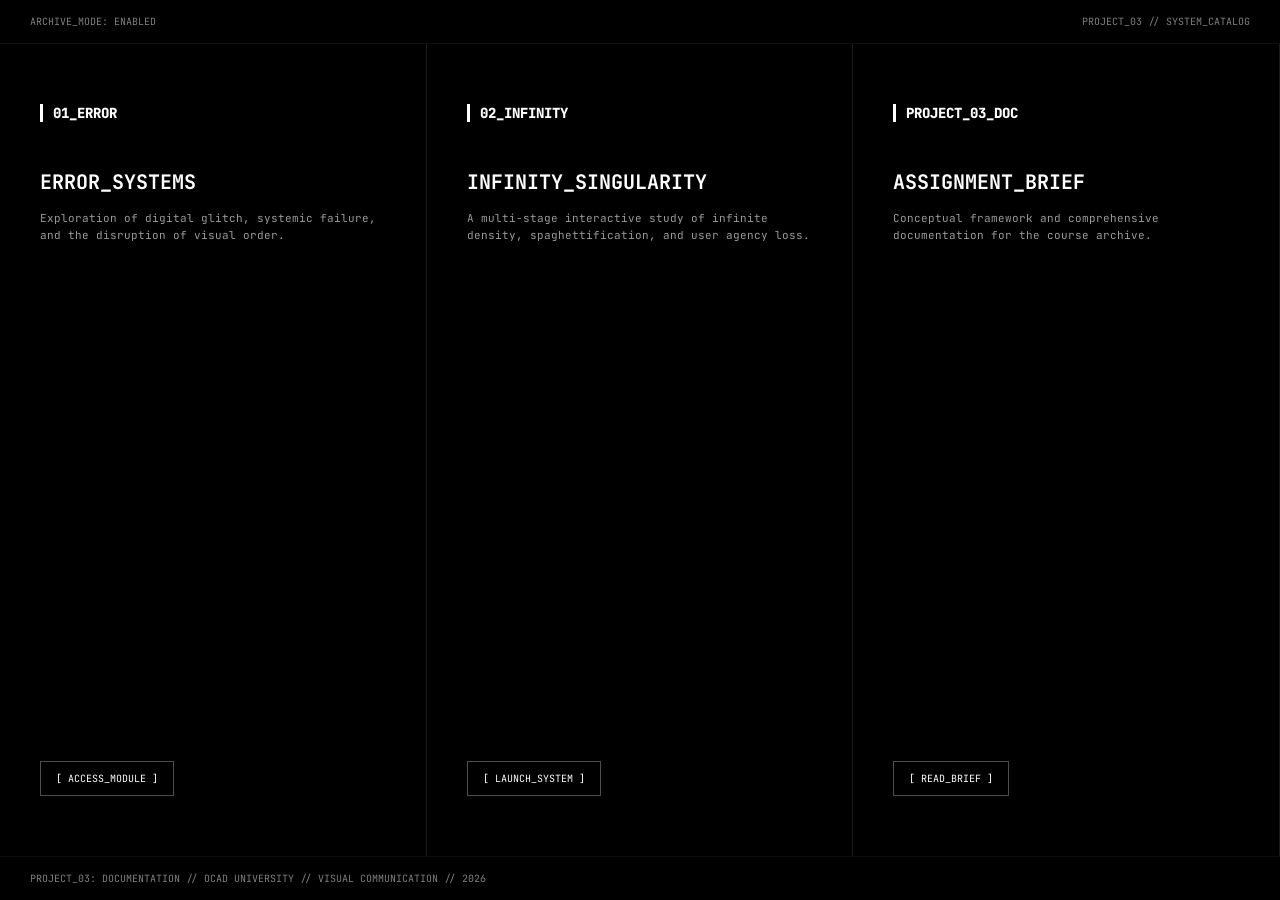
<file: index.html>
<!DOCTYPE html>
<html lang="en">
<head>
    <meta charset="UTF-8">
    <title>PROJECT_03 // SYSTEM_CATALOG</title>
    <link rel="stylesheet" href="catalog.css">
</head>
<body>
    <header class="top-bar">
        <div class="sys-info">ARCHIVE_MODE: ENABLED</div>
        <div class="sys-title">PROJECT_03 // SYSTEM_CATALOG</div>
    </header>

    <main class="main-catalog">
        <a href="project1/error.html" class="project-node">
            <div class="node-preview" style="background-image: url('P1.png');"></div>
            <div class="node-header">01_ERROR</div>
            <div class="node-body">
                <h2>ERROR_SYSTEMS</h2>
                <p>Exploration of digital glitch, systemic failure, and the disruption of visual order.</p>
            </div>
            <div class="btn">[ ACCESS_MODULE ]</div>
        </a>

        <a href="infinity/index.html" class="project-node featured">
            <div class="node-preview" style="background-image: url('P2.jpg');"></div>
            <div class="node-header">02_INFINITY</div>
            <div class="node-body">
                <h2>INFINITY_SINGULARITY</h2>
                <p>A multi-stage interactive study of infinite density, spaghettification, and user agency loss.</p>
            </div>
            <div class="btn">[ LAUNCH_SYSTEM ]</div>
        </a>

        <a href="project3/description.html" class="project-node">
            <div class="node-preview" style="background-image: url('P3.jpg');"></div>
            <div class="node-header">PROJECT_03_DOC</div>
            <div class="node-body">
                <h2>ASSIGNMENT_BRIEF</h2>
                <p>Conceptual framework and comprehensive documentation for the course archive.</p>
            </div>
            <div class="btn">[ READ_BRIEF ]</div>
        </a>
    </main>

    <footer class="bottom-bar">
        PROJECT_03: DOCUMENTATION // OCAD UNIVERSITY // VISUAL COMMUNICATION // 2026
    </footer>
</body>
</html>
</file>
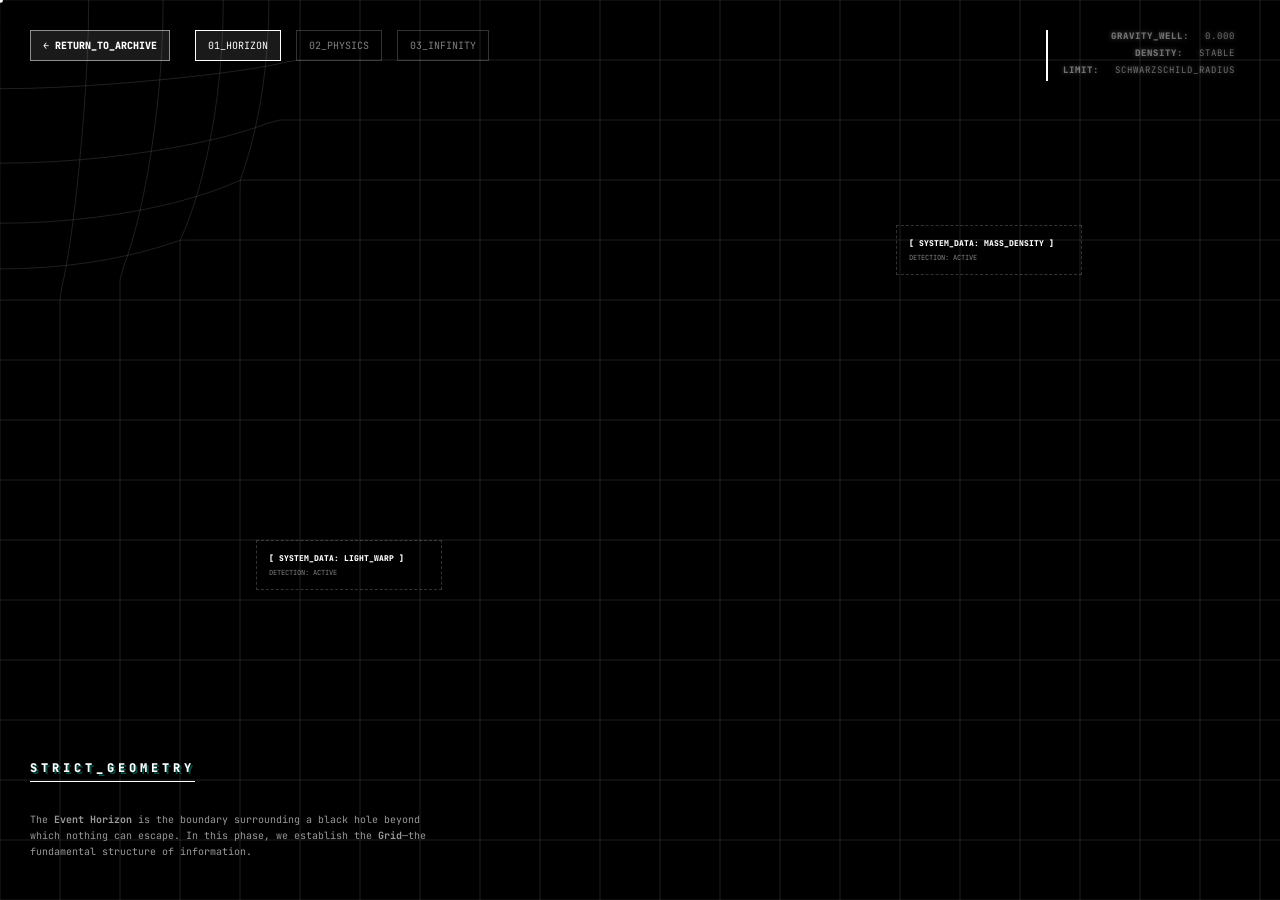
<file: infinity/index.html>
<!DOCTYPE html>
<html lang="en">
<head>
    <meta charset="UTF-8">
    <meta name="viewport" content="width=device-width, initial-scale=1.0">
    <title>01_HORIZON // Singularity OS</title>
    <link rel="stylesheet" href="style.css">
</head>
<body>
    <nav class="main-nav">
        <a href="../index.html" class="nav-back">← RETURN_TO_ARCHIVE</a>
        <a href="index.html" class="active">01_HORIZON</a>
        <a href="physics.html">02_PHYSICS</a>
        <a href="infinity.html">03_INFINITY</a>
    </nav>

    <div class="telemetry-panel">
        <div class="data-row"><span>GRAVITY_WELL:</span> <span id="v-data">0.000</span></div>
        <div class="data-row"><span>DENSITY:</span> <span>STABLE</span></div>
        <div class="data-row"><span>LIMIT:</span> <span>SCHWARZSCHILD_RADIUS</span></div>
    </div>

    <div class="data-anchor" style="top: 25%; left: 70%;">
        <div class="label">[ SYSTEM_DATA: MASS_DENSITY ]</div>
        <div class="status">DETECTION: ACTIVE</div>
    </div>

    <div class="data-anchor" style="top: 60%; left: 20%;">
        <div class="label">[ SYSTEM_DATA: LIGHT_WARP ]</div>
        <div class="status">DETECTION: ACTIVE</div>
    </div>

    <div class="content-overlay">
        <h1>STRICT_GEOMETRY</h1>
        <p>
            The <strong>Event Horizon</strong> is the boundary surrounding a black hole beyond which nothing can escape. In this phase, we establish the <strong>Grid</strong>—the fundamental structure of information.
        </p>
    </div>

    <canvas id="c1"></canvas>
    <script src="script1.js"></script>
</body>
</html>
</file>
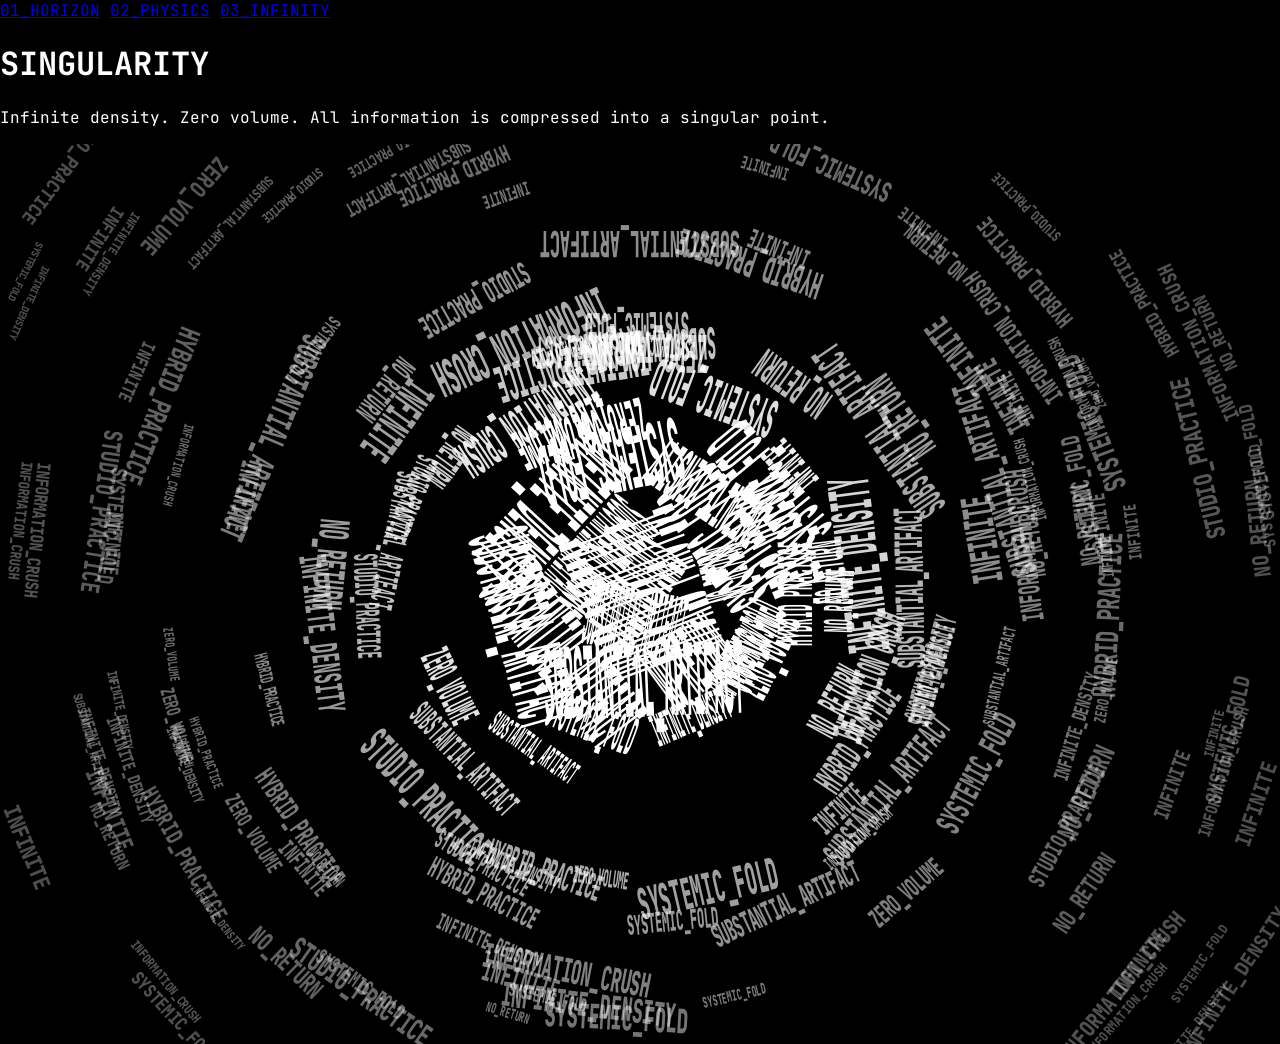
<file: infinity.html>
<!DOCTYPE html>
<html>
<head>
    <title>03_INFINITY</title>
    <link rel="stylesheet" href="style.css">
</head>
<body>
    <nav class="main-nav">
        <a href="index.html">01_HORIZON</a>
        <a href="physics.html">02_PHYSICS</a>
        <a href="infinity.html" class="active">03_INFINITY</a>
    </nav>
    <div class="content-overlay">
        <h1>SINGULARITY</h1>
        <p>Infinite density. Zero volume. All information is compressed into a singular point.</p>
    </div>
    <canvas id="c3"></canvas>
    <script src="script3.js"></script>
</body>
</html>
</file>
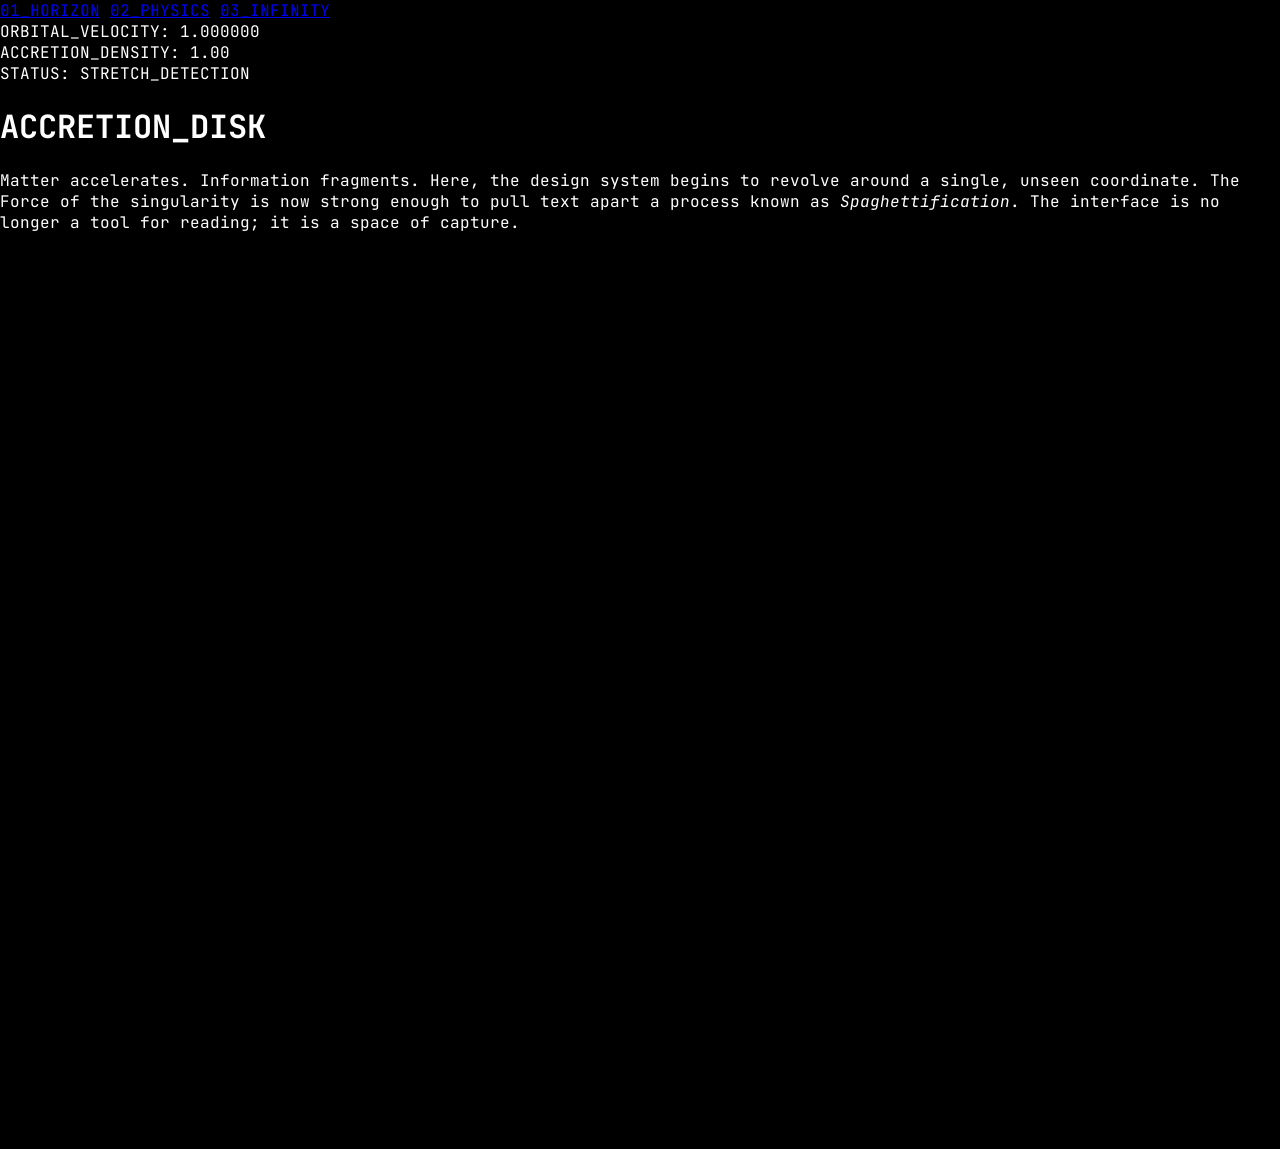
<file: physics.html>
<!DOCTYPE html>
<html lang="en">
<head>
    <meta charset="UTF-8">
    <meta name="viewport" content="width=device-width, initial-scale=1.0">
    <title>02_PHYSICS // Singularity OS</title>
    <link rel="stylesheet" href="style.css">
</head>
<body>
    <nav class="main-nav">
        <a href="index.html">01_HORIZON</a>
        <a href="physics.html" class="active">02_PHYSICS</a>
        <a href="infinity.html">03_INFINITY</a>
    </nav>

    <div class="telemetry-panel">
        <div class="data-row"><span>ORBITAL_VELOCITY:</span> <span id="v-speed">0.00</span></div>
        <div class="data-row"><span>ACCRETION_DENSITY:</span> <span id="v-count">0</span></div>
        <div class="data-row"><span>STATUS:</span> <span>STRETCH_DETECTION</span></div>
    </div>

    <div class="content-overlay">
        <h1>ACCRETION_DISK</h1>
        <p>
            Matter accelerates. Information fragments. Here, the design system begins to revolve around a single, unseen coordinate. 
            The Force  of the singularity is now strong enough to pull text apart a process known as 
            <em>Spaghettification</em>. The interface is no longer a tool for reading; it is a space of capture.
        </p>
    </div>

    <canvas id="c2"></canvas>
    <script src="script2.js"></script>
</body>
</html>
</file>
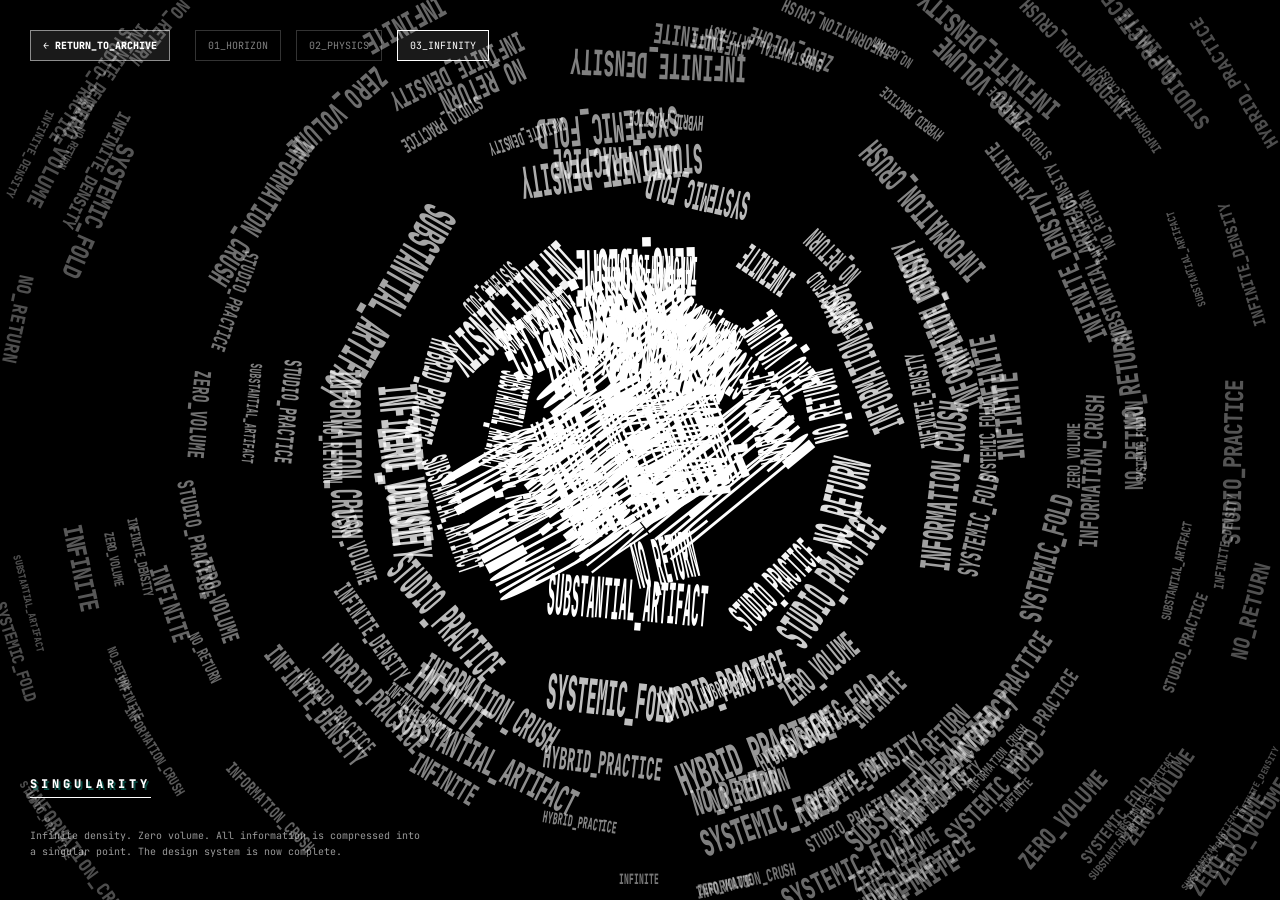
<file: infinity/infinity.html>
<!DOCTYPE html>
<html>
<head>
    <title>03_INFINITY</title>
    <link rel="stylesheet" href="style.css">
</head>
<body>
    <nav class="main-nav">
        <a href="../index.html" class="nav-back">← RETURN_TO_ARCHIVE</a>
        <a href="index.html">01_HORIZON</a>
        <a href="physics.html">02_PHYSICS</a>
        <a href="infinity.html" class="active">03_INFINITY</a>
    </nav>
    <div class="content-overlay">
        <h1>SINGULARITY</h1>
        <p>Infinite density. Zero volume. All information is compressed into a singular point. The design system is now complete.</p>
    </div>
    <canvas id="c3"></canvas>
    <script src="script3.js"></script>
</body>
</html>
</file>
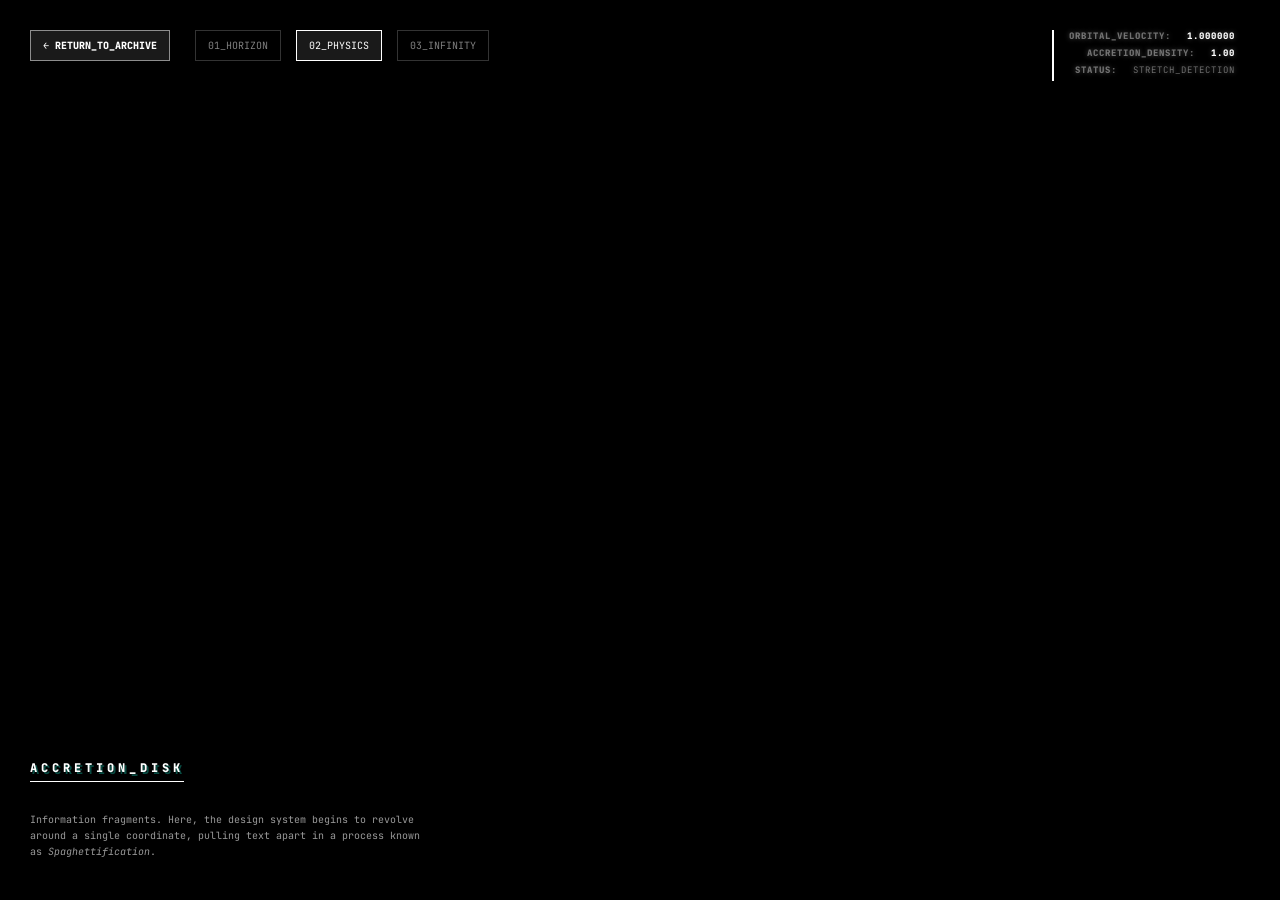
<file: infinity/physics.html>
<!DOCTYPE html>
<html lang="en">
<head>
    <meta charset="UTF-8">
    <meta name="viewport" content="width=device-width, initial-scale=1.0">
    <title>02_PHYSICS // Singularity OS</title>
    <link rel="stylesheet" href="style.css">
</head>
<body>
    <nav class="main-nav">
        <a href="../index.html" class="nav-back">← RETURN_TO_ARCHIVE</a>
        <a href="index.html">01_HORIZON</a>
        <a href="physics.html" class="active">02_PHYSICS</a>
        <a href="infinity.html">03_INFINITY</a>
    </nav>

    <div class="telemetry-panel">
        <div class="data-row"><span>ORBITAL_VELOCITY:</span> <span id="v-speed">0.00</span></div>
        <div class="data-row"><span>ACCRETION_DENSITY:</span> <span id="v-count">0</span></div>
        <div class="data-row"><span>STATUS:</span> <span>STRETCH_DETECTION</span></div>
    </div>

    <div class="content-overlay">
        <h1>ACCRETION_DISK</h1>
        <p>
            Information fragments. Here, the design system begins to revolve around a single coordinate, pulling text apart in a process known as <em>Spaghettification</em>.
        </p>
    </div>

    <canvas id="c2"></canvas>
    <script src="script2.js"></script>
</body>
</html>
</file>
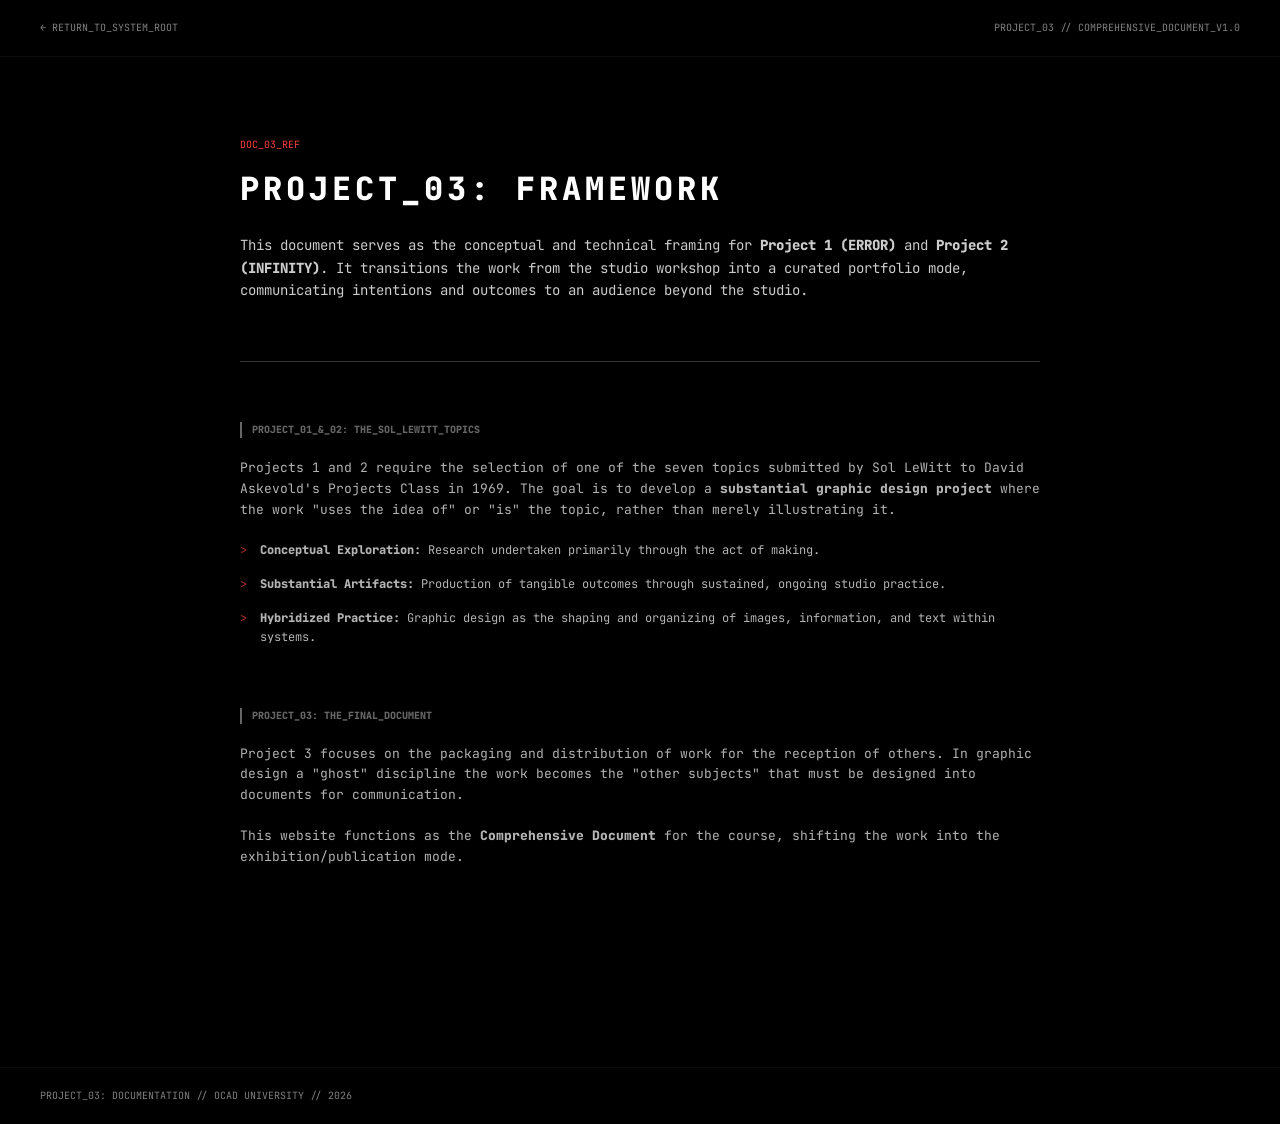
<file: project3/description.html>
<!DOCTYPE html>
<html lang="en">
<head>
    <meta charset="UTF-8">
    <meta name="viewport" content="width=device-width, initial-scale=1.0">
    <title>PROJECT_03 // DOCUMENTATION</title>
    <link rel="stylesheet" href="doc_style.css">
</head>
<body>
    <nav class="top-nav">
        <a href="../index.html" class="back-link">← RETURN_TO_SYSTEM_ROOT</a>
        <div class="doc-id">PROJECT_03 // COMPREHENSIVE_DOCUMENT_V1.0</div>
    </nav>

    <main class="brief-wrapper">
        <header class="brief-header">
            <div class="label">DOC_03_REF</div>
            <h1>PROJECT_03: FRAMEWORK</h1>
            <p class="intro">
                This document serves as the conceptual and technical framing for <strong>Project 1 (ERROR)</strong> and <strong>Project 2 (INFINITY)</strong>. 
                It transitions the work from the studio workshop into a curated portfolio mode, communicating intentions and outcomes to an audience beyond the studio.
            </p>
        </header>

        <section class="brief-content">
            <div class="category">PROJECT_01_&_02: THE_SOL_LEWITT_TOPICS</div>
            <p>
                Projects 1 and 2 require the selection of one of the seven topics submitted by Sol LeWitt to David Askevold's Projects Class in 1969. 
                The goal is to develop a <strong>substantial graphic design project</strong> where the work "uses the idea of" or "is" the topic, rather than merely illustrating it.
            </p>
            <ul class="spec-list">
                <li><strong>Conceptual Exploration:</strong> Research undertaken primarily through the act of making.</li>
                <li><strong>Substantial Artifacts:</strong> Production of tangible outcomes through sustained, ongoing studio practice.</li>
                <li><strong>Hybridized Practice:</strong> Graphic design as the shaping and organizing of images, information, and text within systems.</li>
            </ul>
        </section>

        <section class="brief-content">
            <div class="category">PROJECT_03: THE_FINAL_DOCUMENT</div>
            <p>
                Project 3 focuses on the packaging and distribution of work for the reception of others. In graphic design a "ghost" 
                discipline the work becomes the "other subjects" that must be designed into documents for communication.
            </p>
            <p>
                This website functions as the <strong>Comprehensive Document</strong> for the course, shifting the work into the exhibition/publication mode.
            </p>
        </section>
    </main>

    <footer class="bottom-nav">
        PROJECT_03: DOCUMENTATION // OCAD UNIVERSITY // 2026
    </footer>
</body>
</html>
</file>
<file: catalog.css>
@import url('https://fonts.googleapis.com/css2?family=JetBrains+Mono:wght@300;800&display=swap');

body {
    background: #000; color: #fff;
    font-family: 'JetBrains Mono', monospace;
    margin: 0; padding: 0;
    display: flex; flex-direction: column; height: 100vh;
    overflow: hidden;
}

.top-bar, .bottom-bar {
    padding: 15px 30px; font-size: 10px; opacity: 0.5;
    display: flex; justify-content: space-between;
    border-bottom: 1px solid rgba(255,255,255,0.1);
}
.bottom-bar { border-top: 1px solid rgba(255,255,255,0.1); border-bottom: none; }

.main-catalog { flex: 1; display: grid; grid-template-columns: repeat(3, 1fr); }

/* --- REFINED latent PREVIEW SYSTEM --- */
.project-node {
    position: relative;
    padding: 60px 40px;
    border-right: 1px solid rgba(255,255,255,0.1);
    display: flex; flex-direction: column;
    text-decoration: none; color: #fff;
    overflow: hidden;
    /* REMOVED: transform scaling transition */
    transition: background 0.4s ease;
    z-index: 1;
}

.node-preview {
    position: absolute;
    top: 0; left: 0; width: 100%; height: 100%;
    background-size: cover; background-position: center;
    opacity: 0; /* Hidden by default */
    /* MODIFIED: High contrast and grayscale to match tech aesthetic */
    filter: grayscale(100%) contrast(1.2) brightness(0.3);
    /* Transition only the opacity for a smooth fade */
    transition: opacity 0.6s ease-in-out;
    z-index: -1;
}

/* Hover State Trigger */
.project-node:hover {
    /* REMOVED: scale(1.03) */
    background: rgba(255, 255, 255, 0.05);
}

.project-node:hover .node-preview {
    opacity: 0.4; /* Fades in the project image as a background peak */
}

/* UI Elements */
.node-header { 
    font-size: 14px; font-weight: 800; margin-bottom: 30px; 
    border-left: 3px solid #fff; padding-left: 10px; 
    transition: border-color 0.3s;
}
.project-node:hover .node-header { border-left-color: #ff3e3e; }

.node-body h2 { font-size: 20px; margin-bottom: 15px; }
.node-body p { font-size: 11px; line-height: 1.6; opacity: 0.6; margin-bottom: 40px; }

.btn {
    margin-top: auto; color: #fff; text-decoration: none; font-size: 10px;
    border: 1px solid rgba(255,255,255,0.3); padding: 10px 15px;
    width: fit-content; transition: 0.3s;
}
.project-node:hover .btn { border-color: #fff; background: #fff; color: #000; }
</file>
<file: infinity/style.css>
@import url('https://fonts.googleapis.com/css2?family=JetBrains+Mono:wght@300;800&display=swap');

body, html {
    margin: 0; padding: 0; background: #000;
    color: #fff; font-family: 'JetBrains Mono', monospace;
    overflow: hidden; cursor: none; /* Custom virtual cursor logic */
}

canvas { display: block; position: fixed; inset: 0; z-index: 1; }

/* Navigation */
.main-nav {
    position: fixed; top: 30px; left: 30px; z-index: 1000;
    display: flex; gap: 15px;
}

.main-nav a {
    color: rgba(255,255,255,0.5); text-decoration: none;
    font-size: 10px; border: 1px solid rgba(255,255,255,0.2);
    padding: 8px 12px; transition: all 0.3s;
}

.main-nav a:hover, .main-nav a.active {
    color: #fff; border-color: #fff; background: rgba(255,255,255,0.1);
}

/* Telemetry HUD */
.telemetry-panel {
    position: fixed; top: 30px; right: 30px; z-index: 1000;
    text-align: right; font-size: 9px; color: rgba(255,255,255,0.4);
    letter-spacing: 1px; border-right: 1px solid rgba(255,255,255,0.2);
    padding-right: 15px; pointer-events: none;
}

.data-row { margin-bottom: 5px; }
.data-row span:first-child { font-weight: 800; margin-right: 10px; }

/* The Data Anchors (The Traps) */
.data-anchor {
    position: absolute; width: 160px; padding: 12px;
    border: 1px dashed rgba(255,255,255,0.2);
    z-index: 50; transition: all 0.3s ease;
}

.data-anchor:hover {
    border: 1px solid #fff;
    background: rgba(255,255,255,0.05);
    box-shadow: 0 0 20px rgba(255,255,255,0.1);
}

.data-anchor .label { font-size: 8px; font-weight: 800; }
.data-anchor .status { font-size: 7px; opacity: 0.5; margin-top: 5px; }

/* Main Text Content */
.content-overlay {
    position: fixed; bottom: 30px; left: 30px; z-index: 10;
    max-width: 400px; pointer-events: none;
}

h1 { 
    font-size: 12px; font-weight: 800; border-bottom: 1px solid #fff;
    display: inline-block; padding-bottom: 5px; margin-bottom: 20px;
    letter-spacing: 4px; 
}

p { font-size: 10px; line-height: 1.6; opacity: 0.6; }
/* Update these sections in your style.css */
.telemetry-panel {
    border-left: 2px solid #fff; /* Vertical accent line */
    padding-left: 15px;
    border-right: none;
    text-shadow: 0 0 5px rgba(255, 255, 255, 0.3);
}

#v-speed, #v-count {
    color: #fff;
    font-weight: 800;
}

.content-overlay h1 {
    text-shadow: 2px 2px 0px rgba(16, 152, 134, 0.5); /* Subtle glitch shadow */
}
/* Update your .main-nav a section */
.main-nav a.nav-back {
    color: #fff;
    background: rgba(255, 255, 255, 0.1);
    font-weight: 800;
    margin-right: 10px;
    border-color: rgba(255, 255, 255, 0.5);
}

.main-nav a.nav-back:hover {
    background: #fff;
    color: #000;
}
</file>
<file: style.css>
@import url('https://fonts.googleapis.com/css2?family=JetBrains+Mono:wght@300;800&display=swap');

body {
    background: #000; color: #fff;
    font-family: 'JetBrains Mono', monospace;
    margin: 0; padding: 0;
    display: flex; flex-direction: column; height: 100vh;
}

.top-bar, .bottom-bar {
    padding: 15px 30px; font-size: 10px; opacity: 0.5;
    display: flex; justify-content: space-between;
    border-bottom: 1px solid rgba(255,255,255,0.1);
}

.bottom-bar { border-top: 1px solid rgba(255,255,255,0.1); border-bottom: none; }

.main-catalog {
    flex: 1; display: grid; grid-template-columns: repeat(3, 1fr);
}

.project-node {
    padding: 60px 40px;
    border-right: 1px solid rgba(255,255,255,0.1);
    display: flex; flex-direction: column;
    
    /* MODIFIED: Prepare for absolute positioned child and clipping */
    position: relative;
    overflow: hidden; 
    transition: background 0.3s ease;
}

/* --- THE HOVER PREVIEW LAYER --- */
.node-preview {
    position: absolute;
    top: 0; left: 0; width: 100%; height: 100%;
    
    /* Background properties */
    background-size: cover;
    background-position: center;
    background-repeat: no-repeat;
    
    /* DEFAULT STATE: Hidden, Greyscale, and Dimmed */
    opacity: 0;
    filter: grayscale(100%) brightness(0.2);
    
    /* Smooth fade in/out */
    transition: opacity 0.5s ease;
    
    /* Sits behind the text, but above the card background */
    z-index: 1; 
}

/* --- HOVER TRIGGER --- */
.project-node:hover .node-preview {
    /* Faded version appears like a peak into the next page */
    opacity: 0.4; 
}

/* Special case for the featured Infinity node to maintain background consistency */
.project-node.featured:hover .node-preview {
    opacity: 0.3;
}

/* --- TYPOGRAPHY & BUTTONS (Elevated above the image) --- */
.node-header {
    font-size: 14px; font-weight: 800; margin-bottom: 30px;
    border-left: 3px solid #fff; padding-left: 10px;
    
    /* Forced layer elevation */
    position: relative; z-index: 2; 
}

.node-body {
    position: relative; z-index: 2;
}

.node-body h2 { font-size: 22px; margin-bottom: 20px; font-weight: 800; }
.node-body p { font-size: 11px; line-height: 1.6; opacity: 0.6; margin-bottom: 40px; }

.btn {
    margin-top: auto; color: #fff; text-decoration: none; font-size: 10px;
    border: 1px solid rgba(255,255,255,0.3); padding: 10px 15px;
    width: fit-content; transition: 0.3s;
    position: relative; z-index: 2;
}

.btn:hover { background: #fff; color: #000; }
</file>
<file: project3/doc_style.css>
@import url('https://fonts.googleapis.com/css2?family=JetBrains+Mono:wght@300;800&display=swap');

body {
    background-color: #000;
    color: #fff;
    font-family: 'JetBrains Mono', monospace;
    margin: 0;
    padding: 0;
    line-height: 1.6;
    overflow-y: auto; /* Ensures the professor can scroll the brief */
}

/* Navigation HUD */
.top-nav, .bottom-nav {
    padding: 20px 40px;
    font-size: 10px;
    opacity: 0.5;
    display: flex;
    justify-content: space-between;
    border-bottom: 1px solid rgba(255, 255, 255, 0.1);
    background: #000;
    position: sticky;
    top: 0;
    z-index: 100;
}

.bottom-nav {
    position: relative;
    border-bottom: none;
    border-top: 1px solid rgba(255, 255, 255, 0.1);
    margin-top: 60px;
}

.back-link {
    color: #fff;
    text-decoration: none;
    transition: opacity 0.3s;
}

.back-link:hover { opacity: 0.5; }

/* Content Layout */
.brief-wrapper {
    max-width: 800px;
    margin: 0 auto;
    padding: 80px 40px;
}

.brief-header {
    margin-bottom: 60px;
    border-bottom: 1px solid rgba(255, 255, 255, 0.2);
    padding-bottom: 40px;
}

.label { font-size: 10px; color: #ff3e3e; margin-bottom: 10px; }

h1 {
    font-size: 32px;
    letter-spacing: 4px;
    margin: 0 0 20px 0;
    font-weight: 800;
}

.intro {
    font-size: 14px;
    opacity: 0.8;
}

/* Section Styling */
.brief-content {
    margin-bottom: 60px;
}

.category {
    font-size: 10px;
    font-weight: 800;
    margin-bottom: 20px;
    opacity: 0.4;
    border-left: 2px solid #fff;
    padding-left: 10px;
}

p {
    font-size: 13px;
    opacity: 0.7;
    margin-bottom: 20px;
}

strong { color: #fff; font-weight: 800; }

.spec-list {
    list-style: none;
    padding: 0;
}

.spec-list li {
    font-size: 12px;
    margin-bottom: 15px;
    padding-left: 20px;
    position: relative;
    opacity: 0.7;
}

.spec-list li::before {
    content: ">";
    position: absolute;
    left: 0;
    color: #ff3e3e;
}
</file>
